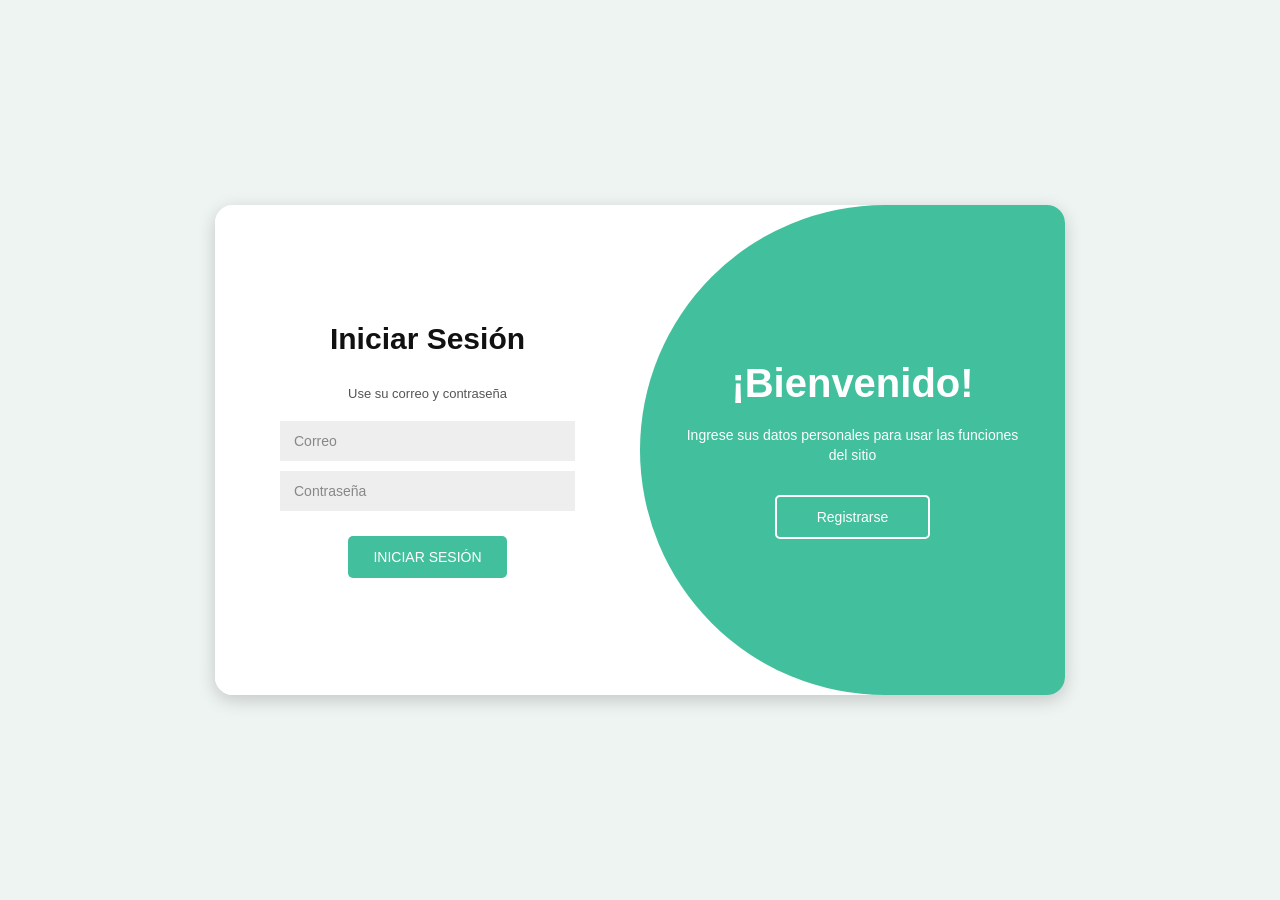
<file: index.html>
<!DOCTYPE html>
<html lang="es">
<head>
    <meta charset="UTF-8">
    <meta name="viewport" content="width=device-width, initial-scale=1.0">
    <title>Gestor de proyecto académico</title>
</head>
<body>

    <script>
        // Se redirige al inicio de sesión del proyecto.
        window.location.href = "login/index.html";
    </script>

</body>
</html>
</file>
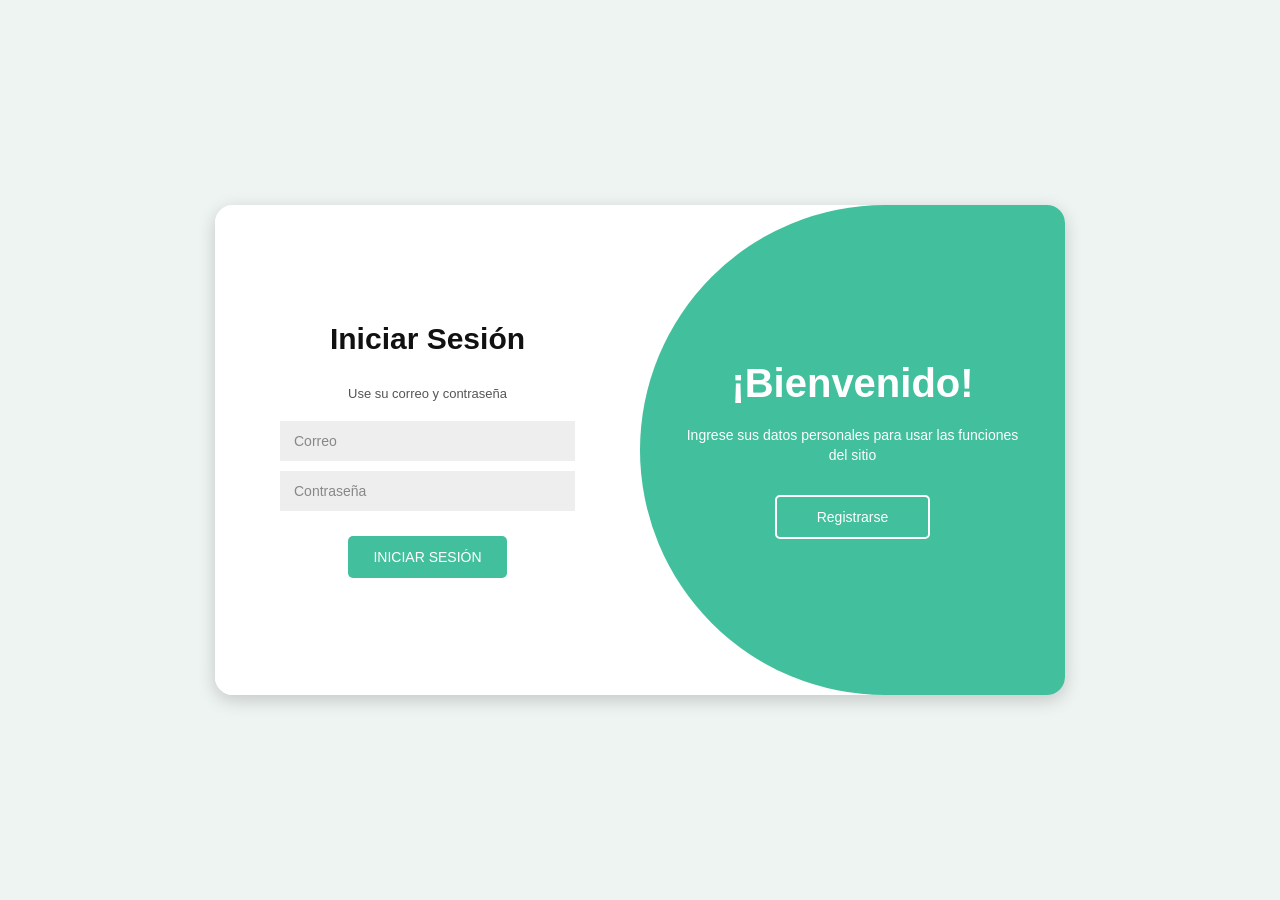
<file: login/index.html>
<!DOCTYPE html>
<html lang="es">

<head>

    <!-- Se define la codificación de caracteres de la página -->
    <meta charset="UTF-8">

    <!-- Se adapta la página a diferentes tamaños de pantalla -->
    <meta name="viewport" content="width=device-width, initial-scale=1.0">

    <!-- Título que aparece en la pestaña del navegador -->
    <title>Iniciar Sesión</title>

    <!-- Se conecta el archivo de estilos CSS -->
    <link rel="stylesheet" href="styles.css">

</head>


<body>

    <!--
        Contenedor principal que organiza
        el inicio de sesión y el registro.
    -->
    <div class="contenedor">


        <!-- ==========================================
             INICIO DE SESIÓN
        =========================================== -->

        <div class="formulario login-form">

            <!-- Título principal del formulario -->
            <h1>Iniciar Sesión</h1>

            <!-- Descripción de los datos solicitados -->
            <p class="descripcion">
                Use su correo y contraseña
            </p>


            <!--
                Formulario utilizado para recibir
                los datos de inicio de sesión.
            -->
            <form id="loginForm">


                <!-- Campo para ingresar el correo -->
                <div class="input-container">

                    <input
                        type="text"
                        id="loginEmail"
                        placeholder="Correo"
                        required
                    >

                </div>


                <!-- Campo para ingresar la contraseña -->
                <div class="input-container">

                    <input
                        type="password"
                        id="loginPassword"
                        placeholder="Contraseña"
                        required
                    >

                </div>


                <!-- Botón para enviar los datos del formulario -->
                <button
                    type="submit"
                    class="boton-principal">

                    INICIAR SESIÓN

                </button>

            </form>

        </div>



        <!-- ==========================================
             PANEL DERECHO DEL LOGIN
        =========================================== -->

        <div class="panel panel-login">

            <div class="panel-contenido">

                <!-- Mensaje de bienvenida para el usuario -->
                <h2>¡Bienvenido!</h2>

                <p>
                    Ingrese sus datos personales para usar
                    las funciones del sitio
                </p>

                <!-- Botón para mostrar el formulario de registro -->
                <button
                    type="button"
                    id="mostrarRegistro"
                    class="boton-secundario">

                    Registrarse

                </button>

            </div>

        </div>



        <!-- ==========================================
             FORMULARIO DE REGISTRO
        =========================================== -->

        <div class="formulario registro-form">

            <!-- Título del formulario de registro -->
            <h1>Registrarse</h1>

            <p class="descripcion">
                Cree una cuenta para utilizar el sistema
            </p>


            <!--
                Formulario preparado para realizar
                posteriormente el registro de usuarios.
            -->
            <form id="registroForm">


                <!-- Campo para ingresar el nombre -->
                <div class="input-container">

                    <input
                        type="text"
                        id="nombre"
                        placeholder="Nombre"
                        required
                    >

                </div>


                <!-- Campo para ingresar el correo -->
                <div class="input-container">

                    <input
                        type="email"
                        id="registroEmail"
                        placeholder="Correo"
                        required
                    >

                </div>


                <!-- Campo para ingresar la contraseña -->
                <div class="input-container">

                    <input
                        type="password"
                        id="registroPassword"
                        placeholder="Contraseña"
                        required
                    >

                </div>


                <!--
                    El formulario utiliza POST y queda preparado
                    para conectar posteriormente el registro
                    con una base de datos.
                -->
                <button
                    type="submit"
                    class="boton-principal">

                    REGISTRARSE

                </button>

            </form>

        </div>



        <!-- ==========================================
             PANEL DEL REGISTRO
        =========================================== -->

        <div class="panel panel-registro">

            <div class="panel-contenido">

                <!-- Mensaje mostrado en el panel de registro -->
                <h2>¡Hola!</h2>

                <p>
                    Regístrese con sus datos personales para
                    utilizar las funciones del sitio
                </p>


                <!-- Botón para regresar al inicio de sesión -->
                <button
                    type="button"
                    id="mostrarLogin"
                    class="boton-secundario">

                    Iniciar Sesión

                </button>

            </div>

        </div>

    </div>


    <!-- Se conecta el archivo JavaScript con la página -->
    <script src="script.js"></script>

</body>

</html>
</file>
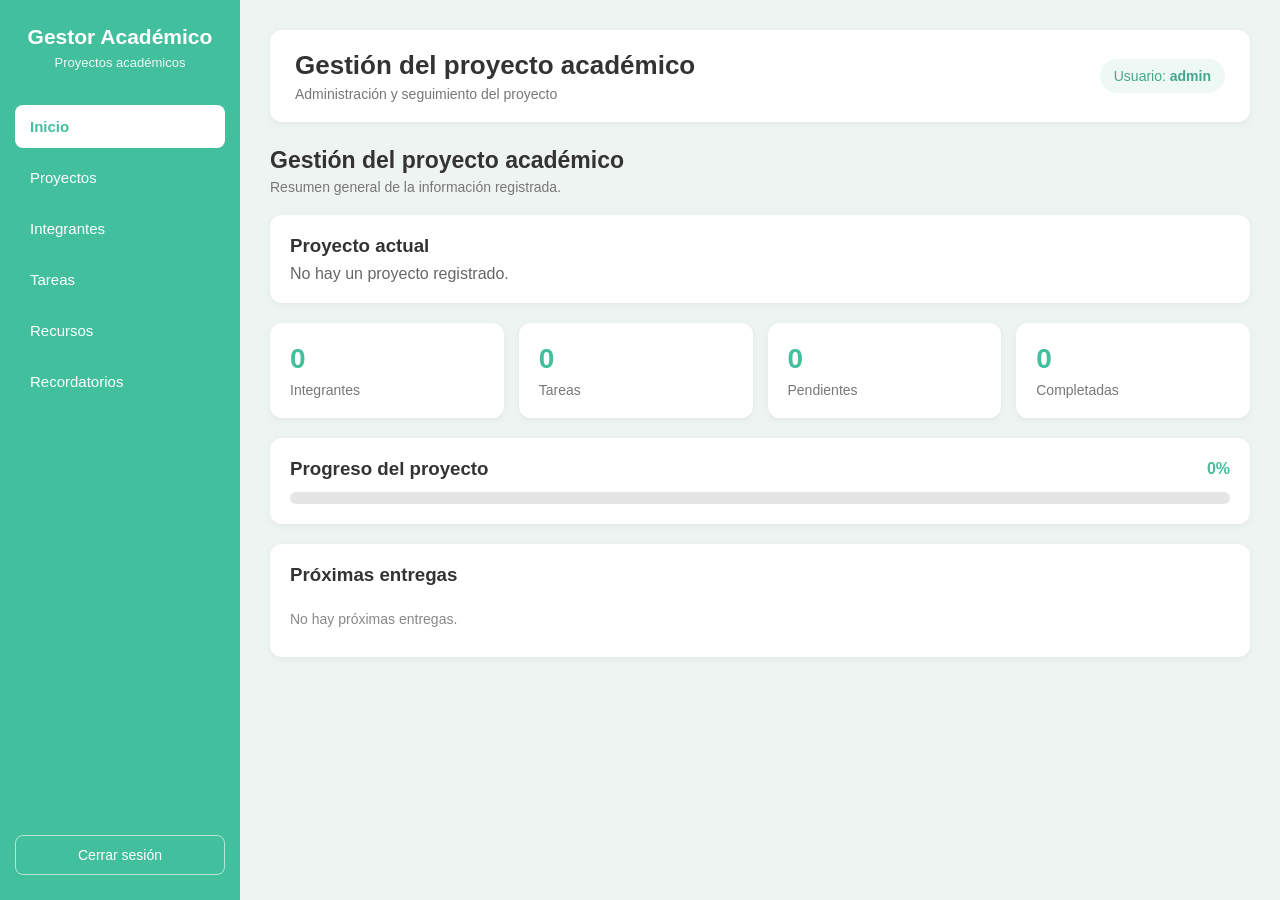
<file: sistema/index.html>
<!DOCTYPE html>
<html lang="es">

<head>

    <!-- Se define la codificación de caracteres de la página -->
    <meta charset="UTF-8">

    <!-- Se adapta la página a diferentes tamaños de pantalla -->
    <meta name="viewport" content="width=device-width, initial-scale=1.0">

    <title>Gestión del proyecto académico</title>

    <!-- Se conecta la hoja de estilos principal -->
    <link rel="stylesheet" href="styles.css">

</head>


<body>

    <div class="sistema">


        <!-- =========================================
             MENÚ LATERAL
             ========================================= -->

        <aside class="menu-lateral">

            <div class="logo">

                <h2>Gestor Académico</h2>

                <p>Proyectos académicos</p>

            </div>


            <!-- Opciones principales de navegación -->
            <nav class="navegacion">

                <button
                    class="menu-item activo"
                    data-seccion="inicio"
                >
                    Inicio
                </button>


                <button
                    class="menu-item"
                    data-seccion="proyectos"
                >
                    Proyectos
                </button>


                <button
                    class="menu-item"
                    data-seccion="integrantes"
                >
                    Integrantes
                </button>


                <button
                    class="menu-item"
                    data-seccion="tareas"
                >
                    Tareas
                </button>


                <button
                    class="menu-item"
                    data-seccion="recursos"
                >
                    Recursos
                </button>


                <button
                    class="menu-item"
                    data-seccion="recordatorios"
                >
                    Recordatorios
                </button>

            </nav>


            <!-- Botón para cerrar la sesión -->
            <button
                id="cerrarSesion"
                class="cerrar-sesion"
            >
                Cerrar sesión
            </button>

        </aside>


        <!-- =========================================
             CONTENIDO PRINCIPAL
             ========================================= -->

        <main class="contenido">


            <!-- Encabezado general del sistema -->
            <header class="encabezado">

                <div>

                    <h1 id="tituloSeccion">
                        Gestión del proyecto académico
                    </h1>

                    <p>
                        Administración y seguimiento del proyecto
                    </p>

                </div>


                <!-- Usuario actualmente conectado -->
                <div class="usuario">

                    Usuario:
                    <strong>admin</strong>

                </div>

            </header>



            <!-- =========================================
                 INICIO
                 ========================================= -->

            <section
                id="inicio"
                class="seccion activa"
            >

                <div class="titulo-contenido">

                    <h2>
                        Gestión del proyecto académico
                    </h2>

                    <p>
                        Resumen general de la información registrada.
                    </p>

                </div>


                <!-- Información del proyecto actual -->
                <div class="proyecto-resumen">

                    <h3>
                        Proyecto actual
                    </h3>

                    <p id="nombreProyectoInicio">
                        No hay un proyecto registrado.
                    </p>

                </div>


                <!-- Resumen de cantidades -->
                <div class="tarjetas">

                    <div class="tarjeta">

                        <span
                            class="numero"
                            id="totalIntegrantes"
                        >
                            0
                        </span>

                        <span class="texto">
                            Integrantes
                        </span>

                    </div>


                    <div class="tarjeta">

                        <span
                            class="numero"
                            id="totalTareas"
                        >
                            0
                        </span>

                        <span class="texto">
                            Tareas
                        </span>

                    </div>


                    <div class="tarjeta">

                        <span
                            class="numero"
                            id="totalPendientes"
                        >
                            0
                        </span>

                        <span class="texto">
                            Pendientes
                        </span>

                    </div>


                    <div class="tarjeta">

                        <span
                            class="numero"
                            id="totalCompletadas"
                        >
                            0
                        </span>

                        <span class="texto">
                            Completadas
                        </span>

                    </div>

                </div>


                <!-- Barra de progreso -->
                <div class="tarjeta-progreso">

                    <div class="encabezado-progreso">

                        <h3>
                            Progreso del proyecto
                        </h3>

                        <span id="textoProgreso">
                            0%
                        </span>

                    </div>


                    <div class="barra-fondo">

                        <div
                            id="barraProgreso"
                            class="barra"
                        ></div>

                    </div>

                </div>


                <!-- Próximas entregas -->
                <div class="panel">

                    <h3>
                        Próximas entregas
                    </h3>

                    <div id="proximasEntregas">

                        <p class="mensaje-vacio">
                            No hay próximas entregas.
                        </p>

                    </div>

                </div>

            </section>



            <!-- =========================================
                 PROYECTOS
                 ========================================= -->

            <section
                id="proyectos"
                class="seccion"
            >

                <div class="titulo-contenido">

                    <h2>
                        Proyectos
                    </h2>

                    <p>
                        Registra y administra el proyecto académico.
                    </p>

                </div>


                <div class="panel">

                    <h3>
                        Registrar proyecto
                    </h3>


                    <div class="formulario">

                        <input
                            type="text"
                            id="nombreProyecto"
                            placeholder="Nombre del proyecto"
                        >


                        <button
                            id="guardarProyecto"
                            class="boton-principal"
                        >
                            Guardar proyecto
                        </button>

                    </div>

                </div>


                <!-- Proyecto registrado actualmente -->
                <div class="panel">

                    <h3>
                        Proyecto actual
                    </h3>


                    <div id="proyectoActual">

                        <p class="mensaje-vacio">
                            No hay un proyecto registrado.
                        </p>

                    </div>


                    <!-- Botón para eliminar el proyecto -->
                    <button
                        id="eliminarProyecto"
                        class="boton-eliminar-proyecto"
                        style="display: none;"
                    >
                        Eliminar proyecto
                    </button>

                </div>

            </section>



            <!-- =========================================
                 INTEGRANTES
                 ========================================= -->

            <section
                id="integrantes"
                class="seccion"
            >

                <div class="titulo-contenido">

                    <h2>
                        Integrantes
                    </h2>

                    <p>
                        Agrega los integrantes asociados al proyecto.
                    </p>

                </div>


                <div class="panel">

                    <h3>
                        Agregar integrante
                    </h3>


                    <div class="formulario">

                        <input
                            type="text"
                            id="nombreIntegrante"
                            placeholder="Nombre del integrante"
                        >


                        <button
                            id="agregarIntegrante"
                            class="boton-principal"
                        >
                            Agregar integrante
                        </button>

                    </div>

                </div>


                <div class="panel">

                    <h3>
                        Integrantes registrados
                    </h3>


                    <div id="listaIntegrantes">

                        <p class="mensaje-vacio">
                            No hay integrantes registrados.
                        </p>

                    </div>

                </div>

            </section>



            <!-- =========================================
                 TAREAS
                 ========================================= -->

            <section
                id="tareas"
                class="seccion"
            >

                <div class="titulo-contenido">

                    <h2>
                        Tareas
                    </h2>

                    <p>
                        Crea, asigna y realiza seguimiento de las tareas.
                    </p>

                </div>


                <div class="panel">

                    <h3>
                        Crear tarea
                    </h3>


                    <div class="formulario">

                        <input
                            type="text"
                            id="nombreTarea"
                            placeholder="Nombre de la tarea"
                        >


                        <select id="responsableTarea">

                            <option value="">
                                Seleccionar responsable
                            </option>

                        </select>


                        <input
                            type="date"
                            id="fechaTarea"
                        >


                        <button
                            id="crearTarea"
                            class="boton-principal"
                        >
                            Crear tarea
                        </button>

                    </div>

                </div>


                <div class="panel">

                    <h3>
                        Tareas registradas
                    </h3>


                    <div id="listaTareas">

                        <p class="mensaje-vacio">
                            No hay tareas registradas.
                        </p>

                    </div>

                </div>

            </section>



            <!-- =========================================
                 RECURSOS
                 ========================================= -->

            <section
                id="recursos"
                class="seccion"
            >

                <div class="titulo-contenido">

                    <h2>
                        Recursos
                    </h2>

                    <p>
                        Centraliza enlaces y recursos utilizados en el proyecto.
                    </p>

                </div>


                <div class="panel">

                    <h3>
                        Agregar recurso
                    </h3>


                    <div class="formulario">

                        <input
                            type="text"
                            id="nombreRecurso"
                            placeholder="Nombre del recurso"
                        >


                        <input
                            type="url"
                            id="enlaceRecurso"
                            placeholder="https://ejemplo.com"
                        >


                        <button
                            id="agregarRecurso"
                            class="boton-principal"
                        >
                            Agregar recurso
                        </button>

                    </div>

                </div>


                <div class="panel">

                    <h3>
                        Recursos registrados
                    </h3>


                    <div id="listaRecursos">

                        <p class="mensaje-vacio">
                            No hay recursos registrados.
                        </p>

                    </div>

                </div>

            </section>



            <!-- =========================================
                 RECORDATORIOS
                 ========================================= -->

            <section
                id="recordatorios"
                class="seccion"
            >

                <div class="titulo-contenido">

                    <h2>
                        Recordatorios
                    </h2>

                    <p>
                        Consulta las tareas pendientes y sus fechas de entrega.
                    </p>

                </div>


                <div class="panel">

                    <div id="listaRecordatorios">

                        <p class="mensaje-vacio">
                            No hay tareas pendientes.
                        </p>

                    </div>

                </div>

            </section>

        </main>

    </div>


    <!-- Se conecta el archivo JavaScript principal -->
    <script src="script.js"></script>

</body>

</html>
</file>
<file: login/styles.css>
/* ==========================================
   CONFIGURACIÓN GENERAL
========================================== */

/*
    Se eliminan los márgenes y espacios predeterminados
    que agrega el navegador.
*/
* {
    margin: 0;
    padding: 0;
    box-sizing: border-box;
}


/*
    Se configura el cuerpo de la página para mantener
    el contenido principal centrado en la pantalla.
*/
body {

    min-height: 100vh;

    display: flex;

    justify-content: center;

    align-items: center;

    background: #eef4f2;

    font-family: Arial, Helvetica, sans-serif;
}



/* ==========================================
   CONTENEDOR PRINCIPAL
========================================== */

/*
    Contenedor principal donde se agrupan
    los formularios y paneles del sistema.
*/
.contenedor {

    width: 850px;

    height: 490px;

    background: white;

    border-radius: 18px;

    box-shadow:
        0 5px 18px rgba(0, 0, 0, 0.18);

    position: relative;

    overflow: hidden;
}



/* ==========================================
   FORMULARIOS
========================================== */

/*
    Se establece la posición y distribución
    general de los formularios.
*/
.formulario {

    position: absolute;

    top: 0;

    width: 50%;

    height: 100%;

    display: flex;

    flex-direction: column;

    justify-content: center;

    align-items: center;

    background: white;
}


/*
    El formulario de inicio de sesión
    se ubica en el lado izquierdo.
*/
.login-form {

    left: 0;

    z-index: 2;
}


/*
    El formulario de registro permanece oculto
    hasta que se active el cambio mediante JavaScript.
*/
.registro-form {

    right: 0;

    display: none;

    z-index: 2;
}



/* ==========================================
   TÍTULOS
========================================== */

/*
    Se establece el tamaño, color y separación
    de los títulos de los formularios.
*/
.formulario h1 {

    font-size: 30px;

    margin-bottom: 20px;

    color: #111;
}



/* ==========================================
   DESCRIPCIÓN
========================================== */

/*
    Texto utilizado para indicar brevemente
    los datos que debe ingresar el usuario.
*/
.descripcion {

    font-size: 13px;

    color: #555;

    margin-top: 10px;

    margin-bottom: 20px;
}



/* ==========================================
   CAMPOS DE TEXTO
========================================== */

/*
    Se define el tamaño, fondo y distribución
    de cada campo de entrada.
*/
.input-container {

    width: 295px;

    height: 40px;

    background: #eeeeee;

    display: flex;

    align-items: center;

    margin-bottom: 10px;

    padding: 0 14px;
}


/*
    Se configuran los campos donde se ingresan
    los datos del usuario.
*/
.input-container input {

    width: 100%;

    height: 100%;

    border: none;

    outline: none;

    background: transparent;

    font-size: 14px;
}


/*
    Se establece el color del texto de ayuda
    mostrado dentro de los campos.
*/
.input-container input::placeholder {

    color: #888;
}



/* ==========================================
   BOTÓN PRINCIPAL
========================================== */

/*
    Estilo utilizado para los botones principales
    de los formularios.
*/
.boton-principal {

    border: none;

    background: #42bf9c;

    color: white;

    padding: 13px 25px;

    border-radius: 5px;

    font-size: 14px;

    cursor: pointer;

    display: block;

    margin: 25px auto 0;

    transition: 0.3s;
}


/*
    Se modifica ligeramente el botón cuando
    el cursor pasa sobre él.
*/
.boton-principal:hover {

    background: #35aa89;

    transform: translateY(-2px);
}



/* ==========================================
   PANELES VERDES
========================================== */

/*
    Paneles utilizados para mostrar información
    y permitir el cambio entre login y registro.
*/
.panel {

    position: absolute;

    top: 0;

    width: 50%;

    height: 100%;

    background: #42bf9c;

    color: white;

    display: flex;

    justify-content: center;

    align-items: center;

    text-align: center;

    z-index: 5;
}


/*
    Se controla el espacio disponible para
    el contenido de los paneles.
*/
.panel-contenido {

    width: 80%;
}


/*
    Se configura el título mostrado
    en los paneles verdes.
*/
.panel h2 {

    font-size: 40px;

    margin-bottom: 20px;
}


/*
    Se establece el formato del texto
    descriptivo de los paneles.
*/
.panel p {

    font-size: 14px;

    line-height: 1.4;

    margin-bottom: 30px;
}



/* ==========================================
   PANEL DEL LOGIN
========================================== */

/*
    Panel de bienvenida ubicado
    en el lado derecho del formulario.
*/
.panel-login {

    right: 0;

    border-radius:
        250px 0 0 250px;
}



/* ==========================================
   PANEL DEL REGISTRO
========================================== */

/*
    Panel preparado para mostrarse
    al cambiar al formulario de registro.
*/
.panel-registro {

    left: 0;

    display: none;

    border-radius:
        0 250px 250px 0;
}



/* ==========================================
   BOTÓN SECUNDARIO
========================================== */

/*
    Botón utilizado para cambiar
    entre el inicio de sesión y el registro.
*/
.boton-secundario {

    padding: 12px 40px;

    border: 2px solid white;

    border-radius: 5px;

    background: transparent;

    color: white;

    cursor: pointer;

    font-size: 14px;

    transition: 0.3s;
}


/*
    Se modifica el aspecto del botón
    cuando el cursor pasa sobre él.
*/
.boton-secundario:hover {

    background: white;

    color: #42bf9c;
}



/* ==========================================
   CAMBIO A REGISTRO
========================================== */

/*
    Se oculta el formulario de login cuando
    JavaScript agrega la clase "mostrar-registro".
*/
.contenedor.mostrar-registro .login-form {

    display: none;
}


/*
    Se oculta el panel de bienvenida
    al cambiar al registro.
*/
.contenedor.mostrar-registro .panel-login {

    display: none;
}


/*
    Se muestra el formulario de registro
    cuando se activa el cambio.
*/
.contenedor.mostrar-registro .registro-form {

    display: flex;
}


/*
    Se muestra el panel correspondiente
    al formulario de registro.
*/
.contenedor.mostrar-registro .panel-registro {

    display: flex;
}



/* ==========================================
   RESPONSIVE
========================================== */

/*
    Se adapta el diseño para dispositivos
    con pantallas pequeñas.
*/
@media (max-width: 700px) {

    .contenedor {

        width: 95%;

        height: 600px;
    }


    .formulario {

        width: 100%;
    }


    .panel {

        display: none !important;
    }


    .login-form {

        display: flex;
    }


    .registro-form {

        display: none;
    }


    .contenedor.mostrar-registro .login-form {

        display: none;
    }


    .contenedor.mostrar-registro .registro-form {

        display: flex;
    }

}
</file>
<file: sistema/styles.css>
/* Se eliminan los márgenes y espacios predeterminados del navegador. */
* {
    margin: 0;
    padding: 0;
    box-sizing: border-box;
}


/* Se configura el estilo general de la página. */
body {
    font-family: Arial, sans-serif;
    background: #eef4f2;
    color: #333;
}


/* Se organiza el sistema en menú lateral y contenido principal. */
.sistema {
    display: flex;
    min-height: 100vh;
}


/* =========================================
   MENÚ LATERAL
   ========================================= */

.menu-lateral {
    width: 240px;
    min-height: 100vh;
    background: #42bf9c;
    color: white;
    padding: 25px 15px;
    display: flex;
    flex-direction: column;
}


/* Se configura la información del logo. */
.logo {
    text-align: center;
    margin-bottom: 35px;
}


.logo h2 {
    font-size: 21px;
    margin-bottom: 6px;
}


.logo p {
    font-size: 13px;
    opacity: 0.9;
}


/* Se organiza el menú de navegación. */
.navegacion {
    display: flex;
    flex-direction: column;
    gap: 8px;
}


/* Se configuran los botones del menú. */
.menu-item {
    border: none;
    background: transparent;
    color: white;
    text-align: left;
    padding: 13px 15px;
    border-radius: 8px;
    font-size: 15px;
    cursor: pointer;
    transition: 0.2s;
}


/* Se muestra una diferencia visual al pasar el cursor. */
.menu-item:hover {
    background: rgba(255, 255, 255, 0.15);
}


/* Se identifica la sección actualmente seleccionada. */
.menu-item.activo {
    background: white;
    color: #42bf9c;
    font-weight: bold;
}


/* Se ubica el botón de cerrar sesión en la parte inferior. */
.cerrar-sesion {
    margin-top: auto;
    border: 1px solid rgba(255, 255, 255, 0.6);
    background: transparent;
    color: white;
    padding: 11px;
    border-radius: 8px;
    cursor: pointer;
    font-size: 14px;
}


.cerrar-sesion:hover {
    background: white;
    color: #42bf9c;
}


/* =========================================
   CONTENIDO PRINCIPAL
   ========================================= */

.contenido {
    flex: 1;
    padding: 30px;
    overflow-x: hidden;
}


/* Se configura el encabezado principal. */
.encabezado {
    background: white;
    border-radius: 12px;
    padding: 20px 25px;
    display: flex;
    justify-content: space-between;
    align-items: center;
    margin-bottom: 25px;
    box-shadow: 0 2px 8px rgba(0, 0, 0, 0.05);
}


.encabezado h1 {
    color: #333;
    font-size: 26px;
    margin-bottom: 5px;
}


.encabezado p {
    color: #777;
    font-size: 14px;
}


/* Se muestra el usuario actual. */
.usuario {
    background: #eef8f5;
    color: #42a889;
    padding: 9px 14px;
    border-radius: 20px;
    font-size: 14px;
}


/* =========================================
   SECCIONES
   ========================================= */

/* Las secciones permanecen ocultas hasta ser seleccionadas. */
.seccion {
    display: none;
}


/* Se muestra únicamente la sección activa. */
.seccion.activa {
    display: block;
}


/* Se configura el título de cada sección. */
.titulo-contenido {
    margin-bottom: 20px;
}


.titulo-contenido h2 {
    font-size: 23px;
    margin-bottom: 5px;
}


.titulo-contenido p {
    color: #777;
    font-size: 14px;
}


/* =========================================
   PROYECTO
   ========================================= */

.proyecto-resumen {
    background: white;
    padding: 20px;
    border-radius: 12px;
    margin-bottom: 20px;
    box-shadow: 0 2px 8px rgba(0, 0, 0, 0.05);
}


.proyecto-resumen h3 {
    margin-bottom: 8px;
}


.proyecto-resumen p {
    color: #666;
}


/* =========================================
   TARJETAS
   ========================================= */

.tarjetas {
    display: grid;
    grid-template-columns: repeat(4, 1fr);
    gap: 15px;
    margin-bottom: 20px;
}


.tarjeta {
    background: white;
    padding: 20px;
    border-radius: 12px;
    box-shadow: 0 2px 8px rgba(0, 0, 0, 0.05);
    display: flex;
    flex-direction: column;
    gap: 7px;
}


.tarjeta .numero {
    font-size: 28px;
    font-weight: bold;
    color: #42bf9c;
}


.tarjeta .texto {
    color: #777;
    font-size: 14px;
}


/* =========================================
   PROGRESO
   ========================================= */

.tarjeta-progreso {
    background: white;
    padding: 20px;
    border-radius: 12px;
    margin-bottom: 20px;
    box-shadow: 0 2px 8px rgba(0, 0, 0, 0.05);
}


.encabezado-progreso {
    display: flex;
    justify-content: space-between;
    align-items: center;
    margin-bottom: 12px;
}


.encabezado-progreso span {
    color: #42bf9c;
    font-weight: bold;
}


.barra-fondo {
    width: 100%;
    height: 12px;
    background: #e5e5e5;
    border-radius: 20px;
    overflow: hidden;
}


.barra {
    height: 100%;
    width: 0%;
    background: #42bf9c;
    border-radius: 20px;
    transition: width 0.3s ease;
}


/* =========================================
   PANELES
   ========================================= */

.panel {
    background: white;
    padding: 20px;
    border-radius: 12px;
    margin-bottom: 20px;
    box-shadow: 0 2px 8px rgba(0, 0, 0, 0.05);
}


.panel h3 {
    margin-bottom: 15px;
}


/* =========================================
   FORMULARIOS
   ========================================= */

.formulario {
    display: flex;
    gap: 10px;
    flex-wrap: wrap;
}


.formulario input,
.formulario select {
    flex: 1;
    min-width: 180px;
    border: 1px solid #ddd;
    border-radius: 7px;
    padding: 11px;
    font-size: 14px;
    outline: none;
}


.formulario input:focus,
.formulario select:focus {
    border-color: #42bf9c;
}


/* Se configura el botón principal del sistema. */
.boton-principal {
    background: #42bf9c;
    color: white;
    border: none;
    border-radius: 7px;
    padding: 11px 18px;
    cursor: pointer;
    font-size: 14px;
}


.boton-principal:hover {
    background: #36aa89;
}


/* =========================================
   BOTÓN ELIMINAR PROYECTO
   ========================================= */

.boton-eliminar-proyecto {
    margin-top: 15px;
    background: #dc5a5a;
    color: white;
    border: none;
    padding: 10px 17px;
    border-radius: 7px;
    cursor: pointer;
}


.boton-eliminar-proyecto:hover {
    background: #c94b4b;
}


/* =========================================
   LISTAS
   ========================================= */

.lista-item {
    display: flex;
    justify-content: space-between;
    align-items: center;
    gap: 15px;
    padding: 14px 0;
    border-bottom: 1px solid #eee;
}


.lista-item:last-child {
    border-bottom: none;
}


.lista-item strong {
    display: block;
    margin-bottom: 5px;
}


.lista-item small {
    color: #777;
}


/* Se muestra cuando todavía no hay información registrada. */
.mensaje-vacio {
    color: #888;
    font-size: 14px;
    padding: 10px 0;
}


/* =========================================
   TAREAS
   ========================================= */

.tarea {
    display: flex;
    justify-content: space-between;
    align-items: center;
    gap: 15px;
    padding: 15px 0;
    border-bottom: 1px solid #eee;
}


.tarea:last-child {
    border-bottom: none;
}


.tarea-informacion {
    flex: 1;
}


.tarea-informacion strong {
    display: block;
    margin-bottom: 5px;
}


.tarea-informacion small {
    color: #777;
}


.tarea-acciones {
    display: flex;
    align-items: center;
    gap: 8px;
    flex-wrap: wrap;
}


/* Se configura la apariencia general de los estados. */
.estado {
    border: none;
    padding: 7px 10px;
    border-radius: 15px;
    cursor: pointer;
    font-size: 12px;
}


/* Estado pendiente. */
.estado-pendiente {
    background: #fff3cd;
    color: #856404;
}


/* Estado en progreso. */
.estado-progreso {
    background: #dbeafe;
    color: #1d4ed8;
}


/* Estado en revisión. */
.estado-revision {
    background: #ede9fe;
    color: #6d28d9;
}


/* Estado completado. */
.estado-completada {
    background: #d1fae5;
    color: #047857;
}


/* Botón utilizado para eliminar elementos. */
.eliminar {
    border: none;
    background: #f5f5f5;
    color: #c44;
    padding: 7px 10px;
    border-radius: 6px;
    cursor: pointer;
}


.eliminar:hover {
    background: #fce8e8;
}


/* =========================================
   RECURSOS
   ========================================= */

.recurso-enlace {
    color: #42a889;
    text-decoration: none;
    word-break: break-all;
}


.recurso-enlace:hover {
    text-decoration: underline;
}


/* =========================================
   RESPONSIVE
   ========================================= */

@media (max-width: 900px) {

    .tarjetas {
        grid-template-columns: repeat(2, 1fr);
    }


    .menu-lateral {
        width: 210px;
    }

}


@media (max-width: 700px) {

    .sistema {
        flex-direction: column;
    }


    .menu-lateral {
        width: 100%;
        min-height: auto;
    }


    .navegacion {
        display: grid;
        grid-template-columns: repeat(3, 1fr);
    }


    .cerrar-sesion {
        margin-top: 15px;
    }


    .contenido {
        padding: 20px;
    }


    .encabezado {
        flex-direction: column;
        align-items: flex-start;
        gap: 15px;
    }

}


@media (max-width: 550px) {

    .tarjetas {
        grid-template-columns: 1fr;
    }


    .navegacion {
        grid-template-columns: 1fr 1fr;
    }


    .formulario {
        flex-direction: column;
    }


    .formulario input,
    .formulario select {
        width: 100%;
    }


    .tarea {
        flex-direction: column;
        align-items: flex-start;
    }


    .tarea-acciones {
        width: 100%;
    }

}
</file>
